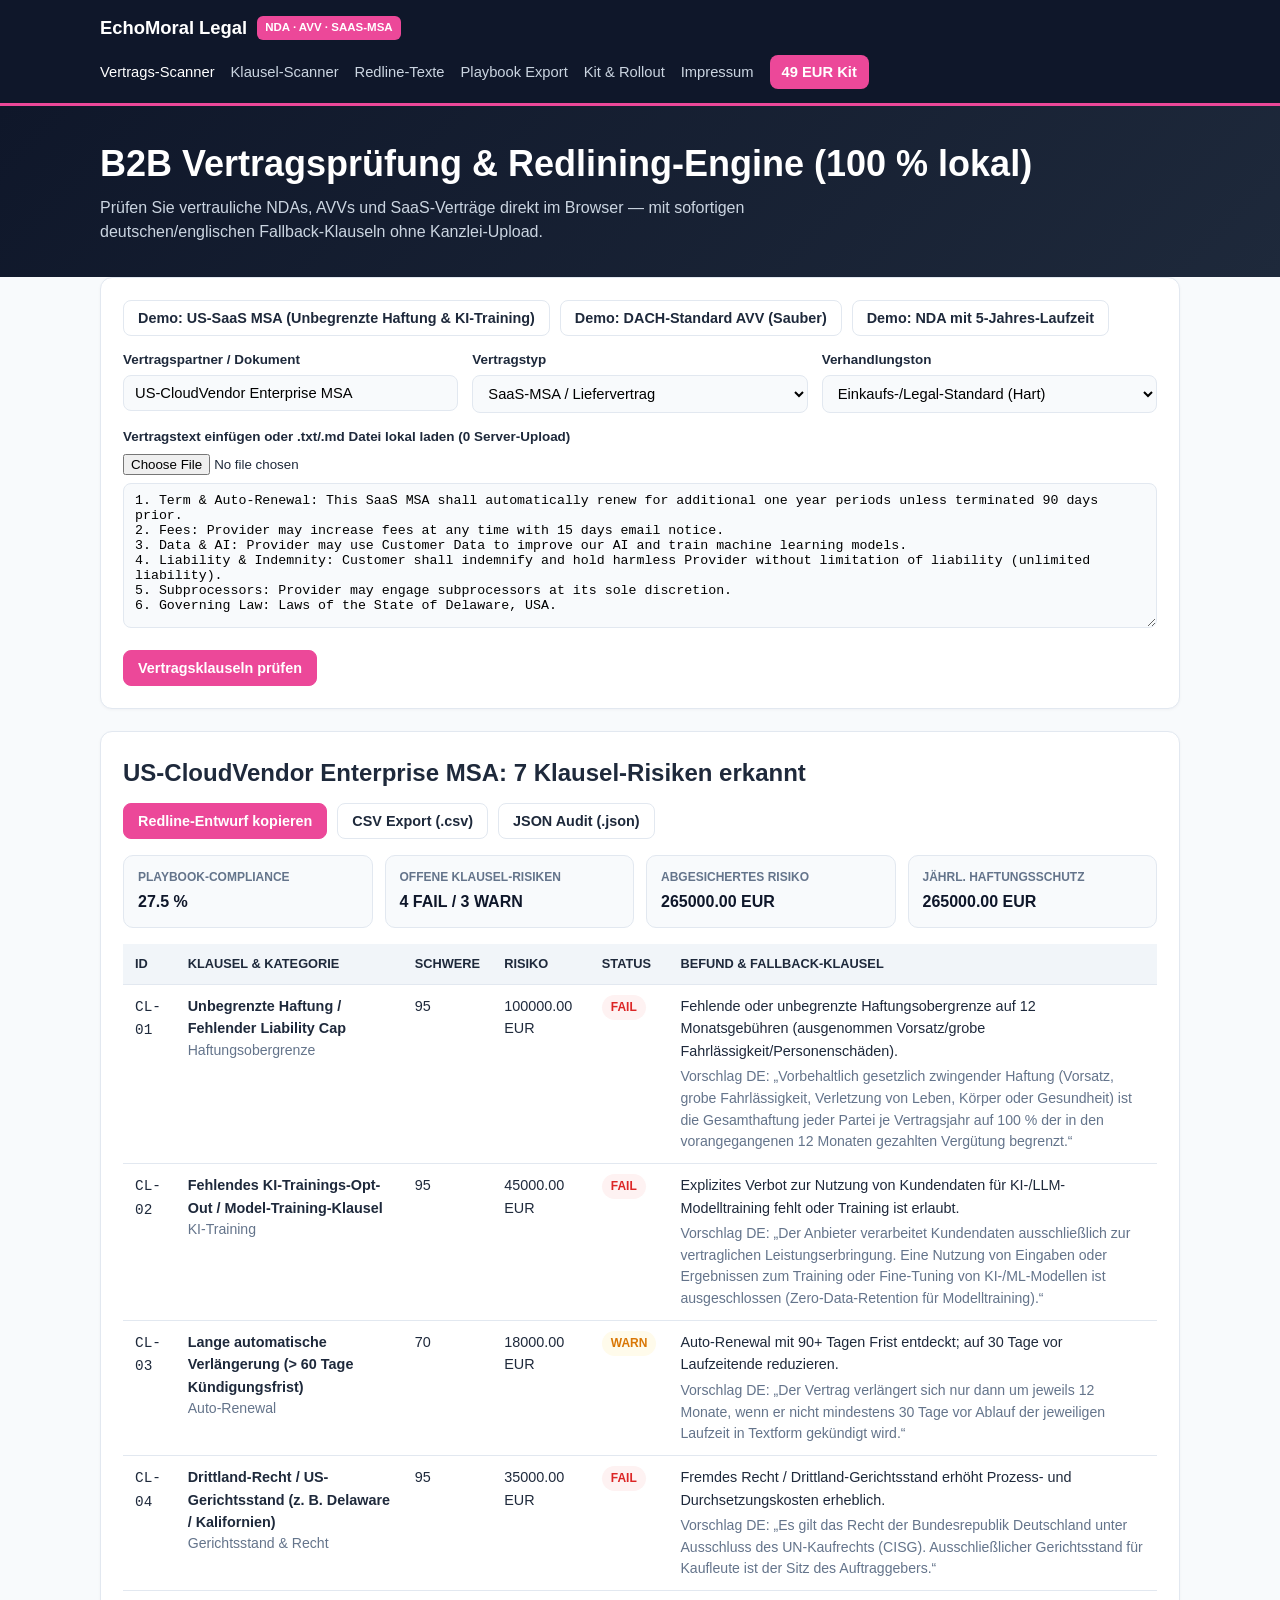
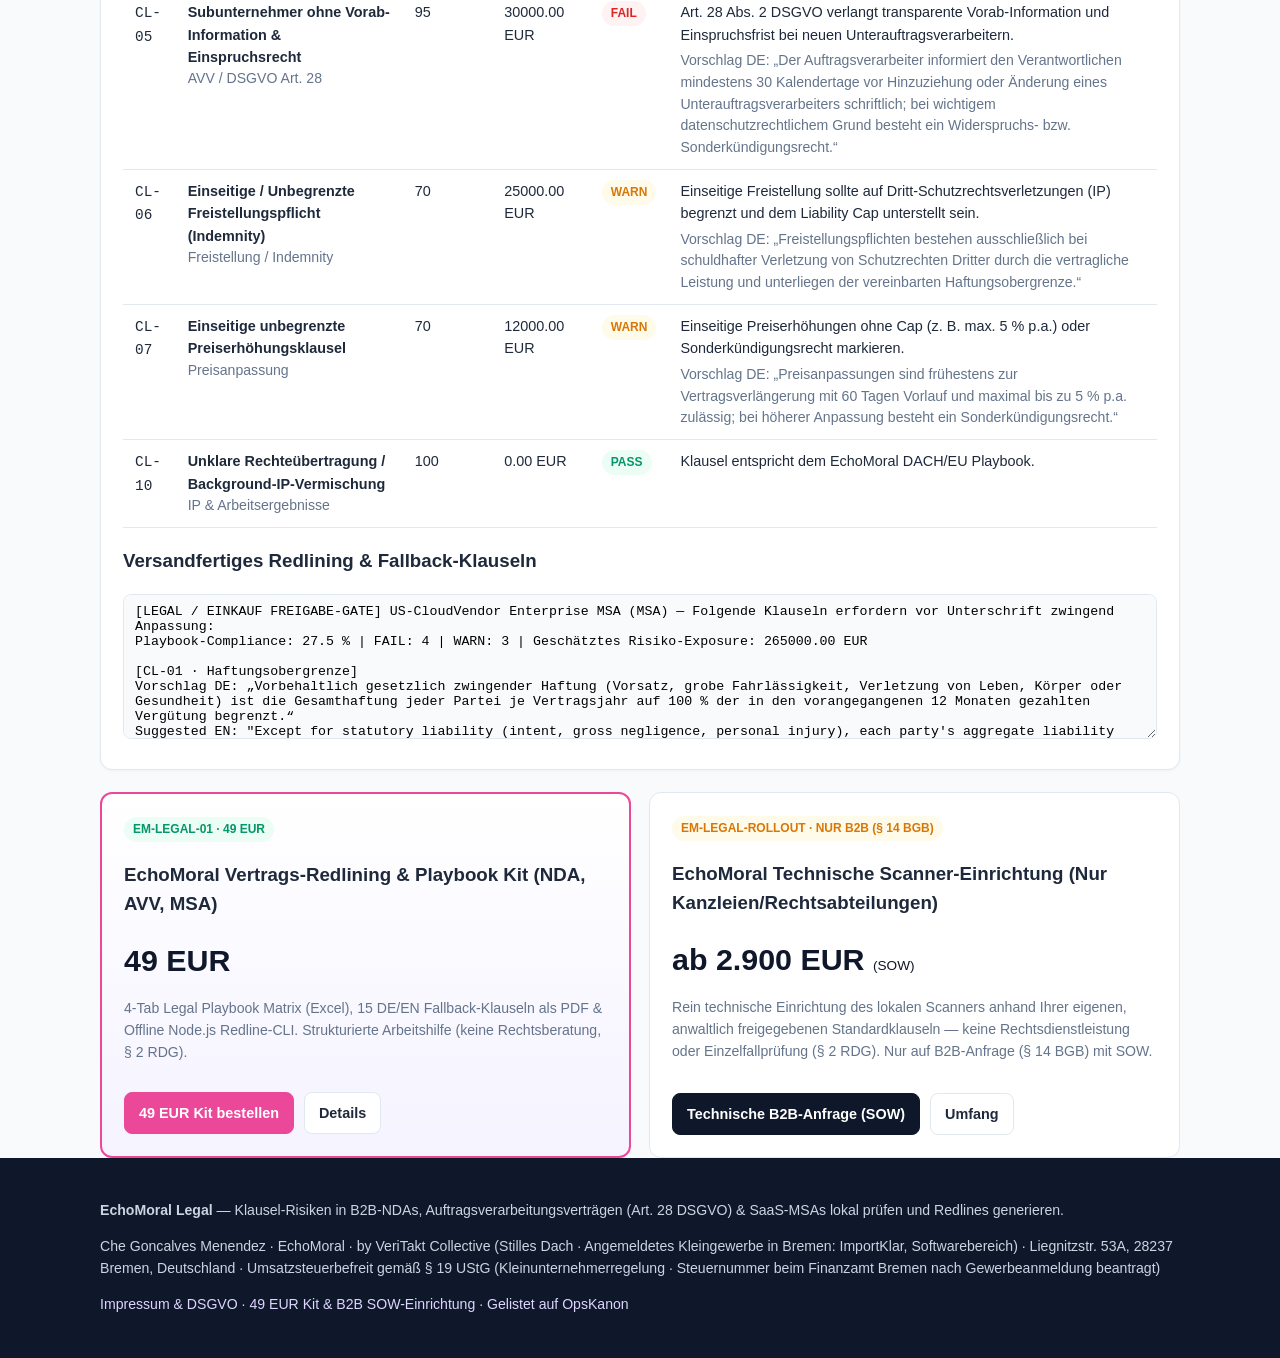
<file: index.html>
<!DOCTYPE html>
<html lang="de">
<head>
  <meta charset="utf-8" />
  <meta name="viewport" content="width=device-width, initial-scale=1" />
  <title>EchoMoral Legal — Playbook-Vertragsprüfung &amp; Redlining (NDA, AVV &amp; MSA)</title>
  <meta name="description" content="Klausel-Risiken in B2B-NDAs, Auftragsverarbeitungsverträgen (Art. 28 DSGVO) &amp; SaaS-MSAs lokal prüfen und Redlines generieren." />
  <link rel="canonical" href="https://cheresonanz-design.github.io/echomoral-contract-redlining/" />
  <link rel="stylesheet" href="assets/styles.css" />
  <script type="application/ld+json">{"@context": "https://schema.org", "@type": "SoftwareApplication", "name": "EchoMoral Legal", "applicationCategory": "BusinessApplication", "offers": {"@type": "Offer", "price": "0", "priceCurrency": "EUR"}, "url": "https://cheresonanz-design.github.io/echomoral-contract-redlining/"}</script>
</head>
<body>
  <header class="topbar">
    <div class="container topbar-inner">
      <a class="brand-mark" href="index.html"><span>EchoMoral Legal</span><span class="brand-badge">NDA · AVV · SAAS-MSA</span></a>
      <nav class="nav-links" aria-label="Hauptnavigation"><a href="index.html" class="active">Vertrags-Scanner</a>
<a href="nda-avv-msa-scanner/" class="">Klausel-Scanner</a>
<a href="redline-generator/" class="">Redline-Texte</a>
<a href="playbook-export/" class="">Playbook Export</a>
<a href="pro/" class="">Kit &amp; Rollout</a>
<a href="legal/" class="">Impressum</a><a href="pro/" class="nav-cta">49 EUR Kit</a></nav>
    </div>
  </header>
  
  <section class="hero"><div class="container"><h1>B2B Vertragsprüfung &amp; Redlining-Engine (100 % lokal)</h1><p>Prüfen Sie vertrauliche NDAs, AVVs und SaaS-Verträge direkt im Browser — mit sofortigen deutschen/englischen Fallback-Klauseln ohne Kanzlei-Upload.</p></div></section>
  <main class="container">
    <div class="card">
      <div class="btn-row" style="margin-top:0;margin-bottom:14px;">
        <button type="button" class="btn" id="sample1Btn">Demo: US-SaaS MSA (Unbegrenzte Haftung &amp; KI-Training)</button>
        <button type="button" class="btn" id="sample2Btn">Demo: DACH-Standard AVV (Sauber)</button>
        <button type="button" class="btn" id="sample3Btn">Demo: NDA mit 5-Jahres-Laufzeit</button>
      </div>
      <div class="form-grid">
        <div><label for="profileInput">Vertragspartner / Dokument</label><input type="text" id="profileInput" /></div>
        <div><label for="modeSelect">Vertragstyp</label><select id="modeSelect"><option value="msa">SaaS-MSA / Liefervertrag</option><option value="avv">AVV / DPA (Art. 28 DSGVO)</option><option value="nda">B2B NDA / Geheimhaltung</option></select></div>
        <div><label for="toneSelect">Verhandlungston</label><select id="toneSelect"><option value="partnerschaftlich">Partnerschaftliche Redlines</option><option value="streng">Einkaufs-/Legal-Standard (Hart)</option></select></div>
      </div>
      <div style="margin-top:14px;">
        <label for="contractTextInput">Vertragstext einfügen oder .txt/.md Datei lokal laden (0 Server-Upload)</label>
        <input type="file" id="contractFileInput" accept=".txt,.md,.csv" style="margin-bottom:8px;" />
        <textarea id="contractTextInput" rows="8" placeholder="Fügen Sie hier NDA-, AVV- oder SaaS-MSA-Klauseln auf Deutsch oder Englisch ein..."></textarea>
      </div>
      <div class="btn-row"><button type="button" class="btn btn-primary" id="runCheckBtn">Vertragsklauseln prüfen</button></div>
    </div>

    <div id="resultCard" class="card hidden">
      <div style="display:flex;flex-wrap:wrap;justify-content:space-between;align-items:center;gap:12px;">
        <h2 id="resultHeadline" style="margin:0;">Ergebnis</h2>
        <div class="btn-row" style="margin:0;">
          <button type="button" class="btn btn-primary" id="copyActionBtn">Redline-Entwurf kopieren</button>
          <button type="button" class="btn" id="dlCsvBtn">CSV Export (.csv)</button>
          <button type="button" class="btn" id="dlJsonBtn">JSON Audit (.json)</button>
        </div>
      </div>
      <div class="kpi-grid">
        <div class="kpi-box"><div class="kpi-label">Playbook-Compliance</div><div class="kpi-val" id="kpi1Val">-</div></div>
        <div class="kpi-box"><div class="kpi-label">Offene Klausel-Risiken</div><div class="kpi-val" id="kpi2Val">-</div></div>
        <div class="kpi-box"><div class="kpi-label">Abgesichertes Risiko</div><div class="kpi-val" id="kpi3Val">-</div></div>
        <div class="kpi-box"><div class="kpi-label">Jährl. Haftungsschutz</div><div class="kpi-val" id="kpi4Val">-</div></div>
      </div>
      <div class="table-wrap"><table><thead><tr><th>ID</th><th>Klausel &amp; Kategorie</th><th>Schwere</th><th>Risiko</th><th>Status</th><th>Befund &amp; Fallback-Klausel</th></tr></thead><tbody id="entriesBody"></tbody></table></div>
      <h3>Versandfertiges Redlining &amp; Fallback-Klauseln</h3>
      <textarea id="actionBox" readonly aria-label="Redline-Entwurf"></textarea>
    </div>

    <div class="pricing-grid">
      <div class="offer-card highlight"><div><span class="badge badge-pass">EM-LEGAL-01 · 49 EUR</span><h3>EchoMoral Vertrags-Redlining &amp; Playbook Kit (NDA, AVV, MSA)</h3><div class="offer-price">49 EUR</div><p class="muted">4-Tab Legal Playbook Matrix (Excel), 15 DE/EN Fallback-Klauseln als PDF &amp; Offline Node.js Redline-CLI. Strukturierte Arbeitshilfe (keine Rechtsberatung, § 2 RDG).</p></div><div class="btn-row"><a href="https://payhip.com/b/IwDRr" class="btn btn-primary" target="_blank" rel="noopener">49 EUR Kit bestellen</a><a href="pro/" class="btn">Details</a></div></div>
      <div class="offer-card"><div><span class="badge badge-warn">EM-LEGAL-ROLLOUT · NUR B2B (§ 14 BGB)</span><h3>EchoMoral Technische Scanner-Einrichtung (Nur Kanzleien/Rechtsabteilungen)</h3><div class="offer-price">ab 2.900 EUR <span style="font-size:0.85rem;font-weight:500;">(SOW)</span></div><p class="muted">Rein technische Einrichtung des lokalen Scanners anhand Ihrer eigenen, anwaltlich freigegebenen Standardklauseln — keine Rechtsdienstleistung oder Einzelfallprüfung (§ 2 RDG). Nur auf B2B-Anfrage (§ 14 BGB) mit SOW.</p></div><div class="btn-row"><a href="mailto:che.resonanz@gmail.com?subject=B2B%20SOW-Anfrage%20EchoMoral%20Technische%20Scanner-Einrichtung%20%28Nur%20Kanzleien/Rechtsabteilungen%29%20%282.900%20EUR%29" class="btn btn-dark">Technische B2B-Anfrage (SOW)</a><a href="pro/" class="btn">Umfang</a></div></div>
    </div>
  </main>
  <footer class="footer">
    <div class="container">
      <p><strong>EchoMoral Legal</strong> — Klausel-Risiken in B2B-NDAs, Auftragsverarbeitungsverträgen (Art. 28 DSGVO) &amp; SaaS-MSAs lokal prüfen und Redlines generieren.</p>
      <p>Che Goncalves Menendez · EchoMoral · by VeriTakt Collective (Stilles Dach · Angemeldetes Kleingewerbe in Bremen: ImportKlar, Softwarebereich) · Liegnitzstr. 53A, 28237 Bremen, Deutschland · Umsatzsteuerbefreit gemäß § 19 UStG (Kleinunternehmerregelung · Steuernummer beim Finanzamt Bremen nach Gewerbeanmeldung beantragt)</p>
      <p><a href="legal/">Impressum &amp; DSGVO</a> · <a href="pro/">49 EUR Kit &amp; B2B SOW-Einrichtung</a> · <a href="https://cheresonanz-design.github.io/opskanon-directory/" target="_blank" rel="noopener">Gelistet auf OpsKanon</a></p>
    </div>
  </footer>
  <script src="assets/contract_redline_engine.js"></script><script src="assets/app.js"></script>
</body>
</html>
</file>
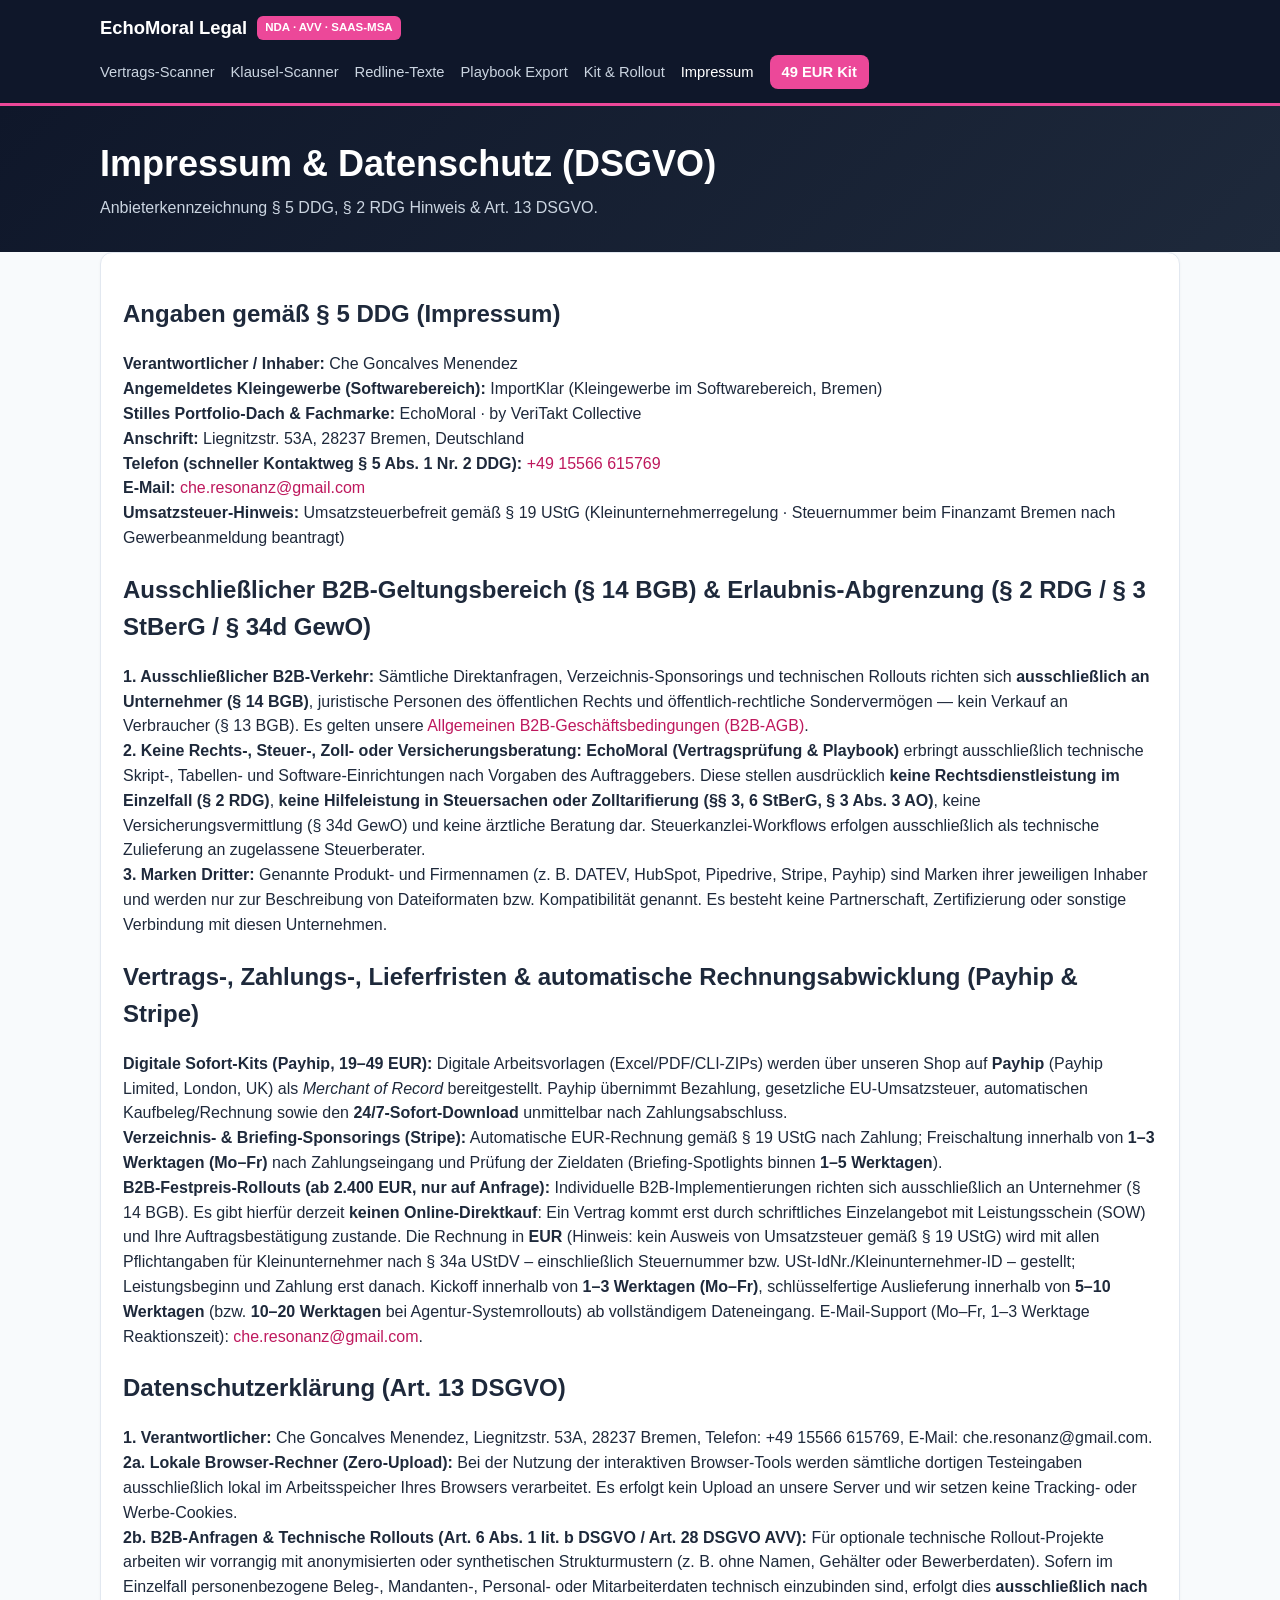
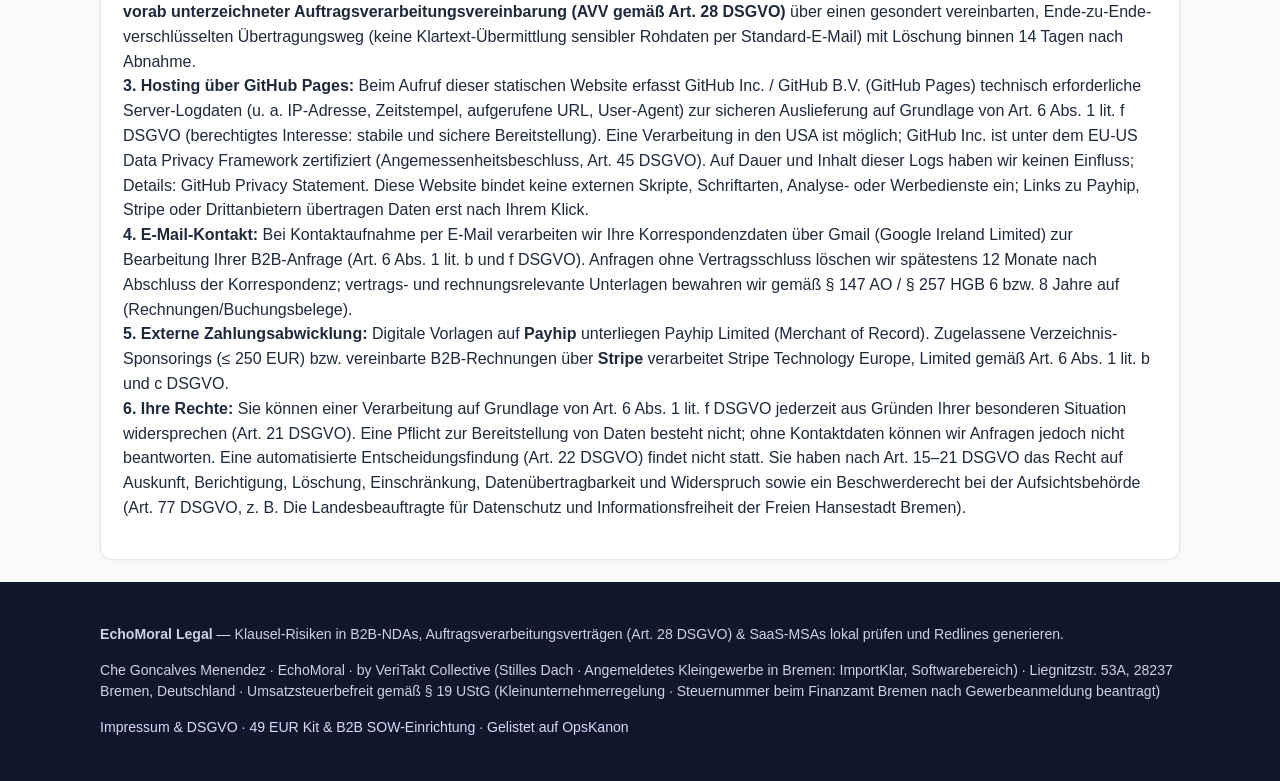
<file: legal/index.html>
<!DOCTYPE html>
<html lang="de">
<head>
  <meta charset="utf-8" />
  <meta name="viewport" content="width=device-width, initial-scale=1" />
  <title>Impressum &amp; Datenschutz — EchoMoral Legal</title>
  <meta name="description" content="Anbieterkennzeichnung § 5 DDG &amp; Art. 13 DSGVO." />
  <link rel="canonical" href="https://cheresonanz-design.github.io/echomoral-contract-redlining/legal/" />
  <link rel="stylesheet" href="../assets/styles.css" />
  
</head>
<body>
  <header class="topbar">
    <div class="container topbar-inner">
      <a class="brand-mark" href="../index.html"><span>EchoMoral Legal</span><span class="brand-badge">NDA · AVV · SAAS-MSA</span></a>
      <nav class="nav-links" aria-label="Hauptnavigation"><a href="../index.html" class="">Vertrags-Scanner</a>
<a href="../nda-avv-msa-scanner/" class="">Klausel-Scanner</a>
<a href="../redline-generator/" class="">Redline-Texte</a>
<a href="../playbook-export/" class="">Playbook Export</a>
<a href="../pro/" class="">Kit &amp; Rollout</a>
<a href="../legal/" class="active">Impressum</a><a href="../pro/" class="nav-cta">49 EUR Kit</a></nav>
    </div>
  </header>
  <section class="hero"><div class="container"><h1>Impressum &amp; Datenschutz (DSGVO)</h1><p>Anbieterkennzeichnung § 5 DDG, § 2 RDG Hinweis &amp; Art. 13 DSGVO.</p></div></section><main class="container">
    <div class="card">
      <h2>Angaben gemäß § 5 DDG (Impressum)</h2>
      <p>
        <strong>Verantwortlicher / Inhaber:</strong> Che Goncalves Menendez<br />
        <strong>Angemeldetes Kleingewerbe (Softwarebereich):</strong> ImportKlar (Kleingewerbe im Softwarebereich, Bremen)<br />
        <strong>Stilles Portfolio-Dach &amp; Fachmarke:</strong> EchoMoral · by VeriTakt Collective<br />
        <strong>Anschrift:</strong> Liegnitzstr. 53A, 28237 Bremen, Deutschland<br />
        <strong>Telefon (schneller Kontaktweg § 5 Abs. 1 Nr. 2 DDG):</strong> <a href="tel:+4915566615769">+49 15566 615769</a><br />
        <strong>E-Mail:</strong> <a href="mailto:che.resonanz@gmail.com">che.resonanz@gmail.com</a><br />
        <strong>Umsatzsteuer-Hinweis:</strong> Umsatzsteuerbefreit gemäß § 19 UStG (Kleinunternehmerregelung · Steuernummer beim Finanzamt Bremen nach Gewerbeanmeldung beantragt)
      </p>

      <h2>Ausschließlicher B2B-Geltungsbereich (§ 14 BGB) &amp; Erlaubnis-Abgrenzung (§ 2 RDG / § 3 StBerG / § 34d GewO)</h2>
      <p>
        <strong>1. Ausschließlicher B2B-Verkehr:</strong> Sämtliche Direktanfragen, Verzeichnis-Sponsorings und technischen Rollouts richten sich
        <strong>ausschließlich an Unternehmer (§ 14 BGB)</strong>, juristische Personen des öffentlichen Rechts und öffentlich-rechtliche Sondervermögen — kein Verkauf an Verbraucher (§ 13 BGB).
        Es gelten unsere <a href="https://cheresonanz-design.github.io/opskanon-directory/agb/" target="_blank" rel="noopener">Allgemeinen B2B-Geschäftsbedingungen (B2B-AGB)</a>.<br />
        <strong>2. Keine Rechts-, Steuer-, Zoll- oder Versicherungsberatung:</strong> <strong>EchoMoral (Vertragsprüfung &amp; Playbook)</strong> erbringt ausschließlich
        technische Skript-, Tabellen- und Software-Einrichtungen nach Vorgaben des Auftraggebers. Diese stellen ausdrücklich <strong>keine Rechtsdienstleistung im Einzelfall (§ 2 RDG)</strong>,
        <strong>keine Hilfeleistung in Steuersachen oder Zolltarifierung (§§ 3, 6 StBerG, § 3 Abs. 3 AO)</strong>, keine Versicherungsvermittlung (§ 34d GewO) und keine ärztliche Beratung dar.
        Steuerkanzlei-Workflows erfolgen ausschließlich als technische Zulieferung an zugelassene Steuerberater.<br />
        <strong>3. Marken Dritter:</strong> Genannte Produkt- und Firmennamen (z. B. DATEV, HubSpot, Pipedrive, Stripe, Payhip) sind Marken ihrer jeweiligen Inhaber
        und werden nur zur Beschreibung von Dateiformaten bzw. Kompatibilität genannt. Es besteht keine Partnerschaft, Zertifizierung oder sonstige Verbindung mit diesen Unternehmen.
      </p>
      
      <h2>Vertrags-, Zahlungs-, Lieferfristen &amp; automatische Rechnungsabwicklung (Payhip &amp; Stripe)</h2>
      <p>
        <strong>Digitale Sofort-Kits (Payhip, 19–49 EUR):</strong> Digitale Arbeitsvorlagen (Excel/PDF/CLI-ZIPs) werden über unseren Shop auf
        <strong>Payhip</strong> (Payhip Limited, London, UK) als <em>Merchant of Record</em> bereitgestellt. Payhip übernimmt Bezahlung,
        gesetzliche EU-Umsatzsteuer, automatischen Kaufbeleg/Rechnung sowie den <strong>24/7-Sofort-Download</strong> unmittelbar nach Zahlungsabschluss.<br />
        <strong>Verzeichnis- &amp; Briefing-Sponsorings (Stripe):</strong> Automatische EUR-Rechnung gemäß § 19 UStG nach Zahlung; Freischaltung
        innerhalb von <strong>1–3 Werktagen (Mo–Fr)</strong> nach Zahlungseingang und Prüfung der Zieldaten (Briefing-Spotlights binnen <strong>1–5 Werktagen</strong>).<br />
        <strong>B2B-Festpreis-Rollouts (ab 2.400 EUR, nur auf Anfrage):</strong> Individuelle B2B-Implementierungen richten sich ausschließlich an Unternehmer (§ 14 BGB).
        Es gibt hierfür derzeit <strong>keinen Online-Direktkauf</strong>: Ein Vertrag kommt erst durch schriftliches Einzelangebot mit Leistungsschein (SOW) und
        Ihre Auftragsbestätigung zustande. Die Rechnung in <strong>EUR</strong> (Hinweis: kein Ausweis von Umsatzsteuer gemäß § 19 UStG) wird mit allen Pflichtangaben
        für Kleinunternehmer nach § 34a UStDV – einschließlich Steuernummer bzw. USt-IdNr./Kleinunternehmer-ID – gestellt; Leistungsbeginn und Zahlung erst danach. Kickoff innerhalb von <strong>1–3 Werktagen (Mo–Fr)</strong>,
        schlüsselfertige Auslieferung innerhalb von <strong>5–10 Werktagen</strong> (bzw. <strong>10–20 Werktagen</strong> bei Agentur-Systemrollouts) ab vollständigem Dateneingang.
        E-Mail-Support (Mo–Fr, 1–3 Werktage Reaktionszeit): <a href="mailto:che.resonanz@gmail.com">che.resonanz@gmail.com</a>.
      </p>

      <h2>Datenschutzerklärung (Art. 13 DSGVO)</h2>
      <p>
        <strong>1. Verantwortlicher:</strong> Che Goncalves Menendez, Liegnitzstr. 53A, 28237 Bremen, Telefon: +49 15566 615769, E-Mail: che.resonanz@gmail.com.<br />
        <strong>2a. Lokale Browser-Rechner (Zero-Upload):</strong> Bei der Nutzung der interaktiven Browser-Tools werden sämtliche dortigen Testeingaben
        ausschließlich lokal im Arbeitsspeicher Ihres Browsers verarbeitet. Es erfolgt kein Upload an unsere Server und wir setzen keine Tracking- oder Werbe-Cookies.<br />
        <strong>2b. B2B-Anfragen &amp; Technische Rollouts (Art. 6 Abs. 1 lit. b DSGVO / Art. 28 DSGVO AVV):</strong> Für optionale technische Rollout-Projekte arbeiten wir
        vorrangig mit anonymisierten oder synthetischen Strukturmustern (z. B. ohne Namen, Gehälter oder Bewerberdaten). Sofern im Einzelfall personenbezogene Beleg-, Mandanten-,
        Personal- oder Mitarbeiterdaten technisch einzubinden sind, erfolgt dies <strong>ausschließlich nach vorab unterzeichneter Auftragsverarbeitungsvereinbarung (AVV gemäß Art. 28 DSGVO)</strong>
        über einen gesondert vereinbarten, Ende-zu-Ende-verschlüsselten Übertragungsweg (keine Klartext-Übermittlung sensibler Rohdaten per Standard-E-Mail) mit Löschung binnen 14 Tagen nach Abnahme.<br />
        <strong>3. Hosting über GitHub Pages:</strong> Beim Aufruf dieser statischen Website erfasst GitHub Inc. / GitHub B.V. (GitHub Pages) technisch erforderliche
        Server-Logdaten (u. a. IP-Adresse, Zeitstempel, aufgerufene URL, User-Agent) zur sicheren Auslieferung auf Grundlage von Art. 6 Abs. 1 lit. f DSGVO
        (berechtigtes Interesse: stabile und sichere Bereitstellung). Eine Verarbeitung in den USA ist möglich; GitHub Inc. ist unter dem EU-US Data Privacy Framework
        zertifiziert (Angemessenheitsbeschluss, Art. 45 DSGVO). Auf Dauer und Inhalt dieser Logs haben wir keinen Einfluss; Details: GitHub Privacy Statement.
        Diese Website bindet keine externen Skripte, Schriftarten, Analyse- oder Werbedienste ein; Links zu Payhip, Stripe oder Drittanbietern übertragen Daten erst nach Ihrem Klick.<br />
        <strong>4. E-Mail-Kontakt:</strong> Bei Kontaktaufnahme per E-Mail verarbeiten wir Ihre Korrespondenzdaten über Gmail (Google Ireland Limited) zur Bearbeitung Ihrer B2B-Anfrage (Art. 6 Abs. 1 lit. b und f DSGVO). Anfragen ohne Vertragsschluss löschen wir spätestens 12 Monate nach Abschluss der Korrespondenz;
        vertrags- und rechnungsrelevante Unterlagen bewahren wir gemäß § 147 AO / § 257 HGB 6 bzw. 8 Jahre auf (Rechnungen/Buchungsbelege).<br />
        <strong>5. Externe Zahlungsabwicklung:</strong> Digitale Vorlagen auf <strong>Payhip</strong> unterliegen Payhip Limited (Merchant of Record). Zugelassene Verzeichnis-Sponsorings (&le; 250 EUR) bzw. vereinbarte B2B-Rechnungen über <strong>Stripe</strong> verarbeitet Stripe Technology Europe, Limited gemäß Art. 6 Abs. 1 lit. b und c DSGVO.<br />
        <strong>6. Ihre Rechte:</strong> Sie können einer Verarbeitung auf Grundlage von Art. 6 Abs. 1 lit. f DSGVO jederzeit aus Gründen Ihrer besonderen Situation widersprechen (Art. 21 DSGVO).
        Eine Pflicht zur Bereitstellung von Daten besteht nicht; ohne Kontaktdaten können wir Anfragen jedoch nicht beantworten. Eine automatisierte Entscheidungsfindung (Art. 22 DSGVO) findet nicht statt.
        Sie haben nach Art. 15–21 DSGVO das Recht auf Auskunft, Berichtigung, Löschung, Einschränkung, Datenübertragbarkeit und Widerspruch sowie ein Beschwerderecht bei der Aufsichtsbehörde (Art. 77 DSGVO, z. B. Die Landesbeauftragte für Datenschutz und Informationsfreiheit der Freien Hansestadt Bremen).
      </p>
    </div>
    </main>
  <footer class="footer">
    <div class="container">
      <p><strong>EchoMoral Legal</strong> — Klausel-Risiken in B2B-NDAs, Auftragsverarbeitungsverträgen (Art. 28 DSGVO) &amp; SaaS-MSAs lokal prüfen und Redlines generieren.</p>
      <p>Che Goncalves Menendez · EchoMoral · by VeriTakt Collective (Stilles Dach · Angemeldetes Kleingewerbe in Bremen: ImportKlar, Softwarebereich) · Liegnitzstr. 53A, 28237 Bremen, Deutschland · Umsatzsteuerbefreit gemäß § 19 UStG (Kleinunternehmerregelung · Steuernummer beim Finanzamt Bremen nach Gewerbeanmeldung beantragt)</p>
      <p><a href="../legal/">Impressum &amp; DSGVO</a> · <a href="../pro/">49 EUR Kit &amp; B2B SOW-Einrichtung</a> · <a href="https://cheresonanz-design.github.io/opskanon-directory/" target="_blank" rel="noopener">Gelistet auf OpsKanon</a></p>
    </div>
  </footer>
  
</body>
</html>
</file>
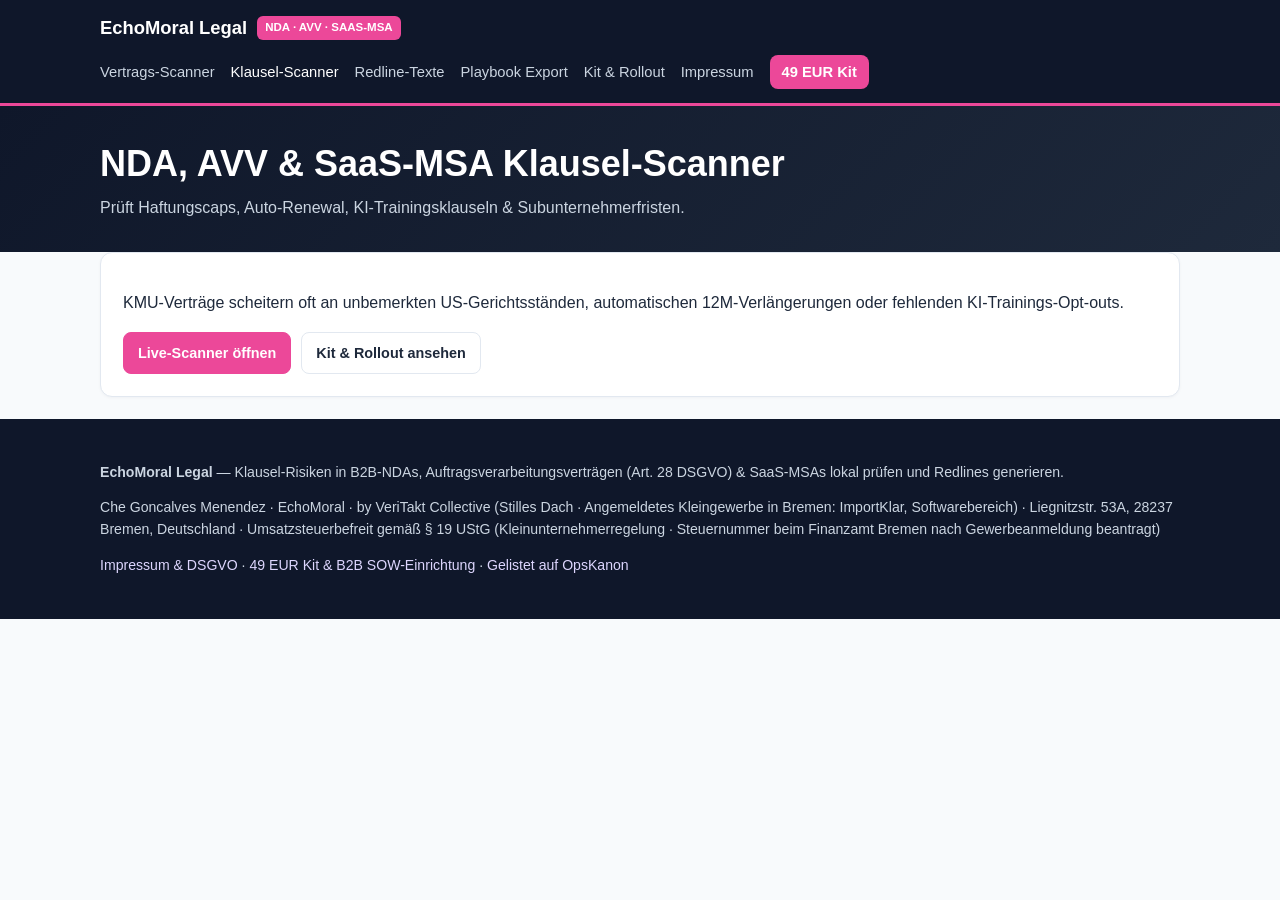
<file: nda-avv-msa-scanner/index.html>
<!DOCTYPE html>
<html lang="de">
<head>
  <meta charset="utf-8" />
  <meta name="viewport" content="width=device-width, initial-scale=1" />
  <title>NDA, AVV &amp; SaaS-MSA Klausel-Scanner — EchoMoral Legal</title>
  <meta name="description" content="Prüft Haftungscaps, Auto-Renewal, KI-Trainingsklauseln &amp; Subunternehmerfristen." />
  <link rel="canonical" href="https://cheresonanz-design.github.io/echomoral-contract-redlining/nda-avv-msa-scanner/" />
  <link rel="stylesheet" href="../assets/styles.css" />
  
</head>
<body>
  <header class="topbar">
    <div class="container topbar-inner">
      <a class="brand-mark" href="../index.html"><span>EchoMoral Legal</span><span class="brand-badge">NDA · AVV · SAAS-MSA</span></a>
      <nav class="nav-links" aria-label="Hauptnavigation"><a href="../index.html" class="">Vertrags-Scanner</a>
<a href="../nda-avv-msa-scanner/" class="active">Klausel-Scanner</a>
<a href="../redline-generator/" class="">Redline-Texte</a>
<a href="../playbook-export/" class="">Playbook Export</a>
<a href="../pro/" class="">Kit &amp; Rollout</a>
<a href="../legal/" class="">Impressum</a><a href="../pro/" class="nav-cta">49 EUR Kit</a></nav>
    </div>
  </header>
  <section class="hero"><div class="container"><h1>NDA, AVV &amp; SaaS-MSA Klausel-Scanner</h1><p>Prüft Haftungscaps, Auto-Renewal, KI-Trainingsklauseln &amp; Subunternehmerfristen.</p></div></section><main class="container"><div class="card"><p>KMU-Verträge scheitern oft an unbemerkten US-Gerichtsständen, automatischen 12M-Verlängerungen oder fehlenden KI-Trainings-Opt-outs.</p><div class="btn-row"><a href="../index.html" class="btn btn-primary">Live-Scanner öffnen</a><a href="../pro/" class="btn">Kit &amp; Rollout ansehen</a></div></div></main>
  <footer class="footer">
    <div class="container">
      <p><strong>EchoMoral Legal</strong> — Klausel-Risiken in B2B-NDAs, Auftragsverarbeitungsverträgen (Art. 28 DSGVO) &amp; SaaS-MSAs lokal prüfen und Redlines generieren.</p>
      <p>Che Goncalves Menendez · EchoMoral · by VeriTakt Collective (Stilles Dach · Angemeldetes Kleingewerbe in Bremen: ImportKlar, Softwarebereich) · Liegnitzstr. 53A, 28237 Bremen, Deutschland · Umsatzsteuerbefreit gemäß § 19 UStG (Kleinunternehmerregelung · Steuernummer beim Finanzamt Bremen nach Gewerbeanmeldung beantragt)</p>
      <p><a href="../legal/">Impressum &amp; DSGVO</a> · <a href="../pro/">49 EUR Kit &amp; B2B SOW-Einrichtung</a> · <a href="https://cheresonanz-design.github.io/opskanon-directory/" target="_blank" rel="noopener">Gelistet auf OpsKanon</a></p>
    </div>
  </footer>
  
</body>
</html>
</file>
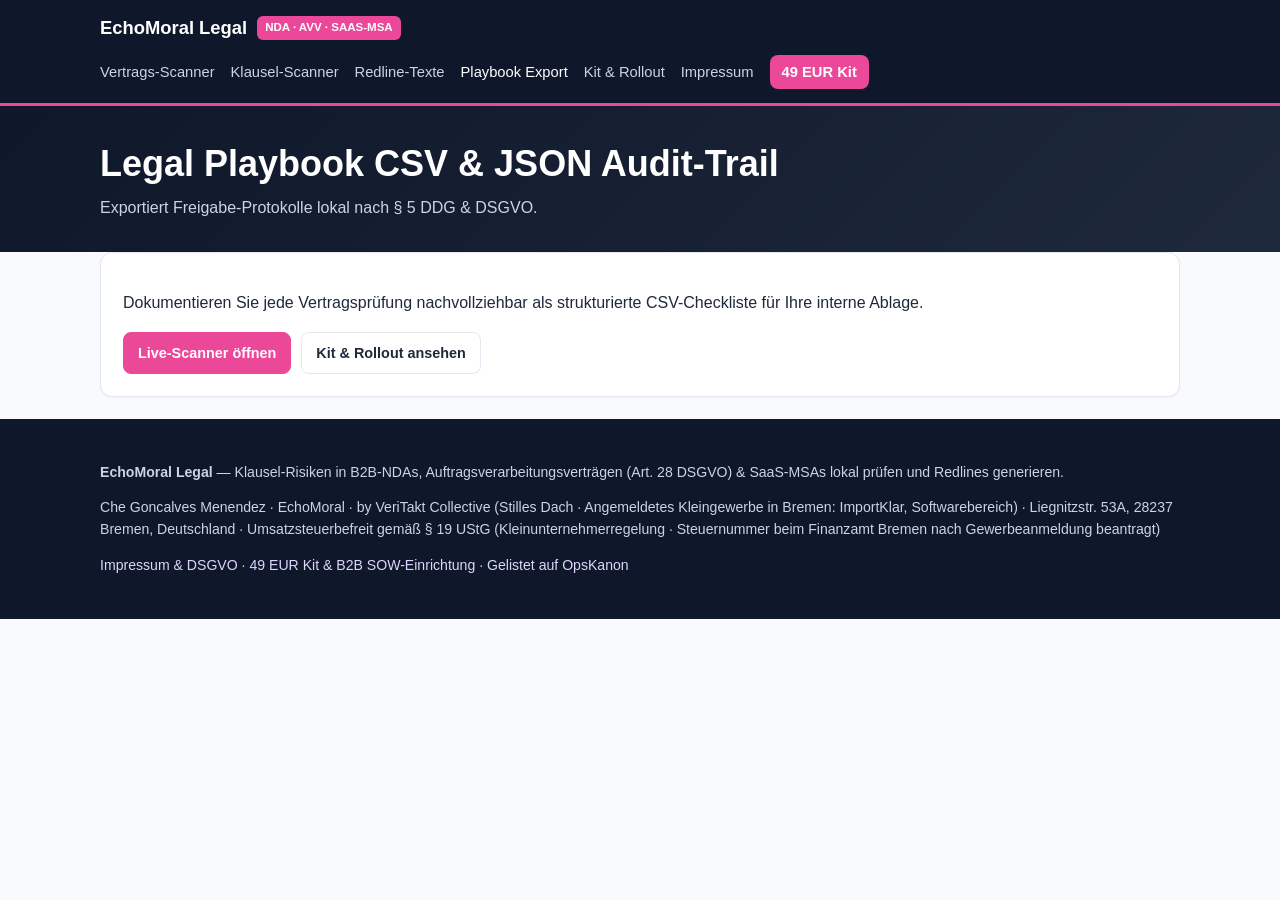
<file: playbook-export/index.html>
<!DOCTYPE html>
<html lang="de">
<head>
  <meta charset="utf-8" />
  <meta name="viewport" content="width=device-width, initial-scale=1" />
  <title>Legal Playbook CSV &amp; JSON Audit-Trail — EchoMoral Legal</title>
  <meta name="description" content="Exportiert Freigabe-Protokolle lokal nach § 5 DDG &amp; DSGVO." />
  <link rel="canonical" href="https://cheresonanz-design.github.io/echomoral-contract-redlining/playbook-export/" />
  <link rel="stylesheet" href="../assets/styles.css" />
  
</head>
<body>
  <header class="topbar">
    <div class="container topbar-inner">
      <a class="brand-mark" href="../index.html"><span>EchoMoral Legal</span><span class="brand-badge">NDA · AVV · SAAS-MSA</span></a>
      <nav class="nav-links" aria-label="Hauptnavigation"><a href="../index.html" class="">Vertrags-Scanner</a>
<a href="../nda-avv-msa-scanner/" class="">Klausel-Scanner</a>
<a href="../redline-generator/" class="">Redline-Texte</a>
<a href="../playbook-export/" class="active">Playbook Export</a>
<a href="../pro/" class="">Kit &amp; Rollout</a>
<a href="../legal/" class="">Impressum</a><a href="../pro/" class="nav-cta">49 EUR Kit</a></nav>
    </div>
  </header>
  <section class="hero"><div class="container"><h1>Legal Playbook CSV &amp; JSON Audit-Trail</h1><p>Exportiert Freigabe-Protokolle lokal nach § 5 DDG &amp; DSGVO.</p></div></section><main class="container"><div class="card"><p>Dokumentieren Sie jede Vertragsprüfung nachvollziehbar als strukturierte CSV-Checkliste für Ihre interne Ablage.</p><div class="btn-row"><a href="../index.html" class="btn btn-primary">Live-Scanner öffnen</a><a href="../pro/" class="btn">Kit &amp; Rollout ansehen</a></div></div></main>
  <footer class="footer">
    <div class="container">
      <p><strong>EchoMoral Legal</strong> — Klausel-Risiken in B2B-NDAs, Auftragsverarbeitungsverträgen (Art. 28 DSGVO) &amp; SaaS-MSAs lokal prüfen und Redlines generieren.</p>
      <p>Che Goncalves Menendez · EchoMoral · by VeriTakt Collective (Stilles Dach · Angemeldetes Kleingewerbe in Bremen: ImportKlar, Softwarebereich) · Liegnitzstr. 53A, 28237 Bremen, Deutschland · Umsatzsteuerbefreit gemäß § 19 UStG (Kleinunternehmerregelung · Steuernummer beim Finanzamt Bremen nach Gewerbeanmeldung beantragt)</p>
      <p><a href="../legal/">Impressum &amp; DSGVO</a> · <a href="../pro/">49 EUR Kit &amp; B2B SOW-Einrichtung</a> · <a href="https://cheresonanz-design.github.io/opskanon-directory/" target="_blank" rel="noopener">Gelistet auf OpsKanon</a></p>
    </div>
  </footer>
  
</body>
</html>
</file>
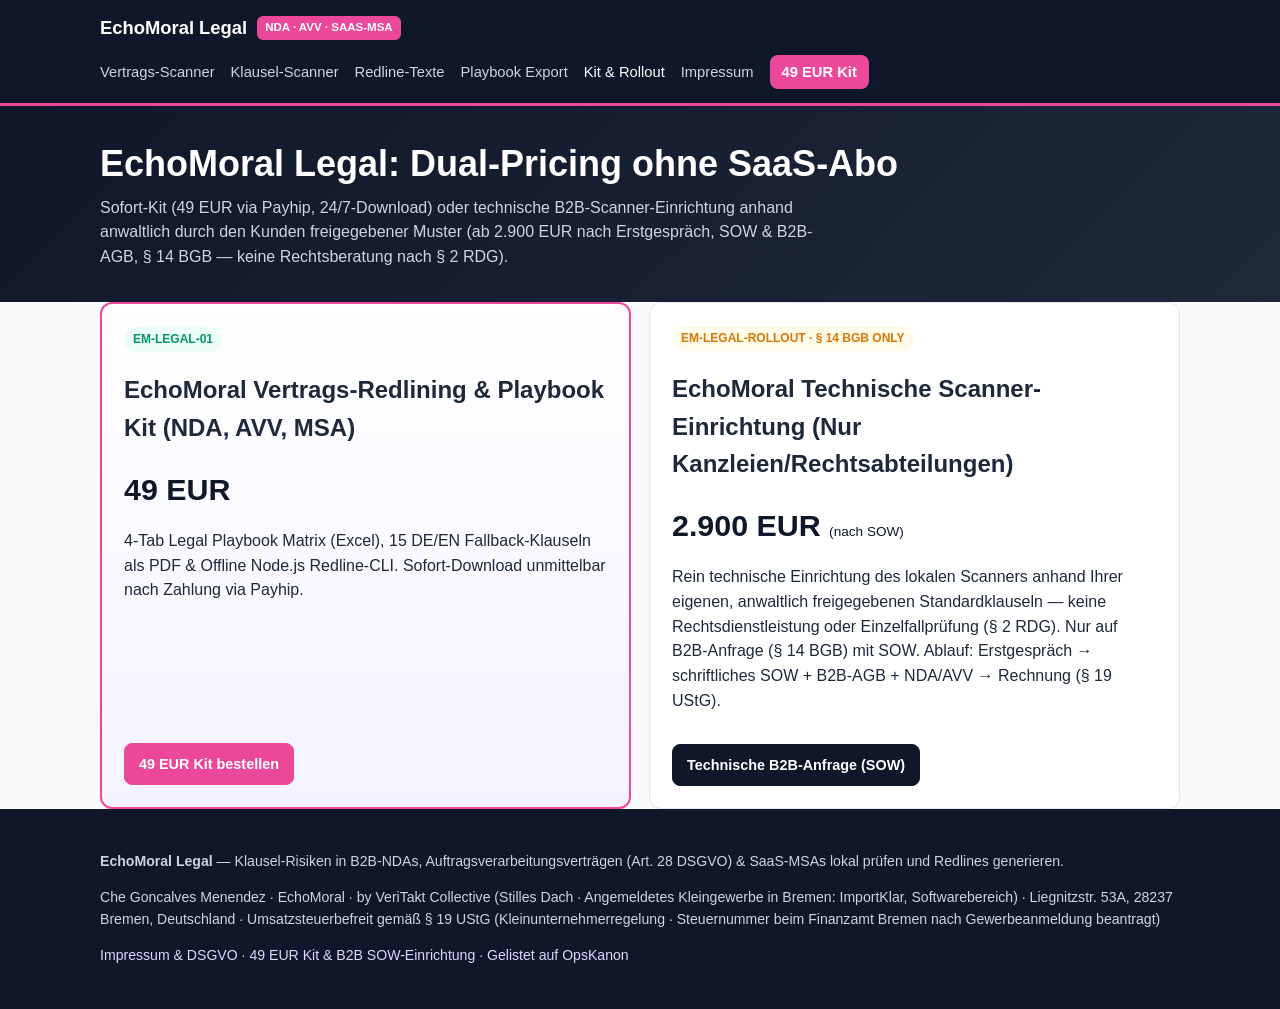
<file: pro/index.html>
<!DOCTYPE html>
<html lang="de">
<head>
  <meta charset="utf-8" />
  <meta name="viewport" content="width=device-width, initial-scale=1" />
  <title>EchoMoral Vertrags-Redlining &amp; Playbook Kit (NDA, AVV, MSA) (49 EUR) &amp; Technische B2B-Einrichtung (2.900 EUR)</title>
  <meta name="description" content="Dual-Pricing für EchoMoral Legal — nur für Unternehmer (§ 14 BGB), keine Rechtsberatung (§ 2 RDG)." />
  <link rel="canonical" href="https://cheresonanz-design.github.io/echomoral-contract-redlining/pro/" />
  <link rel="stylesheet" href="../assets/styles.css" />
  
</head>
<body>
  <header class="topbar">
    <div class="container topbar-inner">
      <a class="brand-mark" href="../index.html"><span>EchoMoral Legal</span><span class="brand-badge">NDA · AVV · SAAS-MSA</span></a>
      <nav class="nav-links" aria-label="Hauptnavigation"><a href="../index.html" class="">Vertrags-Scanner</a>
<a href="../nda-avv-msa-scanner/" class="">Klausel-Scanner</a>
<a href="../redline-generator/" class="">Redline-Texte</a>
<a href="../playbook-export/" class="">Playbook Export</a>
<a href="../pro/" class="active">Kit &amp; Rollout</a>
<a href="../legal/" class="">Impressum</a><a href="../pro/" class="nav-cta">49 EUR Kit</a></nav>
    </div>
  </header>
  <section class="hero"><div class="container"><h1>EchoMoral Legal: Dual-Pricing ohne SaaS-Abo</h1><p>Sofort-Kit (49 EUR via Payhip, 24/7-Download) oder technische B2B-Scanner-Einrichtung anhand anwaltlich durch den Kunden freigegebener Muster (ab 2.900 EUR nach Erstgespräch, SOW &amp; B2B-AGB, § 14 BGB — keine Rechtsberatung nach § 2 RDG).</p></div></section><main class="container"><div class="pricing-grid"><div class="offer-card highlight"><div><span class="badge badge-pass">EM-LEGAL-01</span><h2>EchoMoral Vertrags-Redlining &amp; Playbook Kit (NDA, AVV, MSA)</h2><div class="offer-price">49 EUR</div><p>4-Tab Legal Playbook Matrix (Excel), 15 DE/EN Fallback-Klauseln als PDF &amp; Offline Node.js Redline-CLI. Sofort-Download unmittelbar nach Zahlung via Payhip.</p></div><div class="btn-row"><a href="https://payhip.com/b/IwDRr" class="btn btn-primary" target="_blank" rel="noopener">49 EUR Kit bestellen</a></div></div><div class="offer-card"><div><span class="badge badge-warn">EM-LEGAL-ROLLOUT · § 14 BGB ONLY</span><h2>EchoMoral Technische Scanner-Einrichtung (Nur Kanzleien/Rechtsabteilungen)</h2><div class="offer-price">2.900 EUR <span style="font-size:0.85rem;font-weight:500;">(nach SOW)</span></div><p>Rein technische Einrichtung des lokalen Scanners anhand Ihrer eigenen, anwaltlich freigegebenen Standardklauseln — keine Rechtsdienstleistung oder Einzelfallprüfung (§ 2 RDG). Nur auf B2B-Anfrage (§ 14 BGB) mit SOW. Ablauf: Erstgespräch &rarr; schriftliches SOW + B2B-AGB + NDA/AVV &rarr; Rechnung (§ 19 UStG).</p></div><div class="btn-row"><a href="mailto:che.resonanz@gmail.com?subject=B2B%20SOW-Anfrage%20EchoMoral%20Technische%20Scanner-Einrichtung%20%28Nur%20Kanzleien/Rechtsabteilungen%29%20%282.900%20EUR%29" class="btn btn-dark">Technische B2B-Anfrage (SOW)</a></div></div></div></main>
  <footer class="footer">
    <div class="container">
      <p><strong>EchoMoral Legal</strong> — Klausel-Risiken in B2B-NDAs, Auftragsverarbeitungsverträgen (Art. 28 DSGVO) &amp; SaaS-MSAs lokal prüfen und Redlines generieren.</p>
      <p>Che Goncalves Menendez · EchoMoral · by VeriTakt Collective (Stilles Dach · Angemeldetes Kleingewerbe in Bremen: ImportKlar, Softwarebereich) · Liegnitzstr. 53A, 28237 Bremen, Deutschland · Umsatzsteuerbefreit gemäß § 19 UStG (Kleinunternehmerregelung · Steuernummer beim Finanzamt Bremen nach Gewerbeanmeldung beantragt)</p>
      <p><a href="../legal/">Impressum &amp; DSGVO</a> · <a href="../pro/">49 EUR Kit &amp; B2B SOW-Einrichtung</a> · <a href="https://cheresonanz-design.github.io/opskanon-directory/" target="_blank" rel="noopener">Gelistet auf OpsKanon</a></p>
    </div>
  </footer>
  
</body>
</html>
</file>
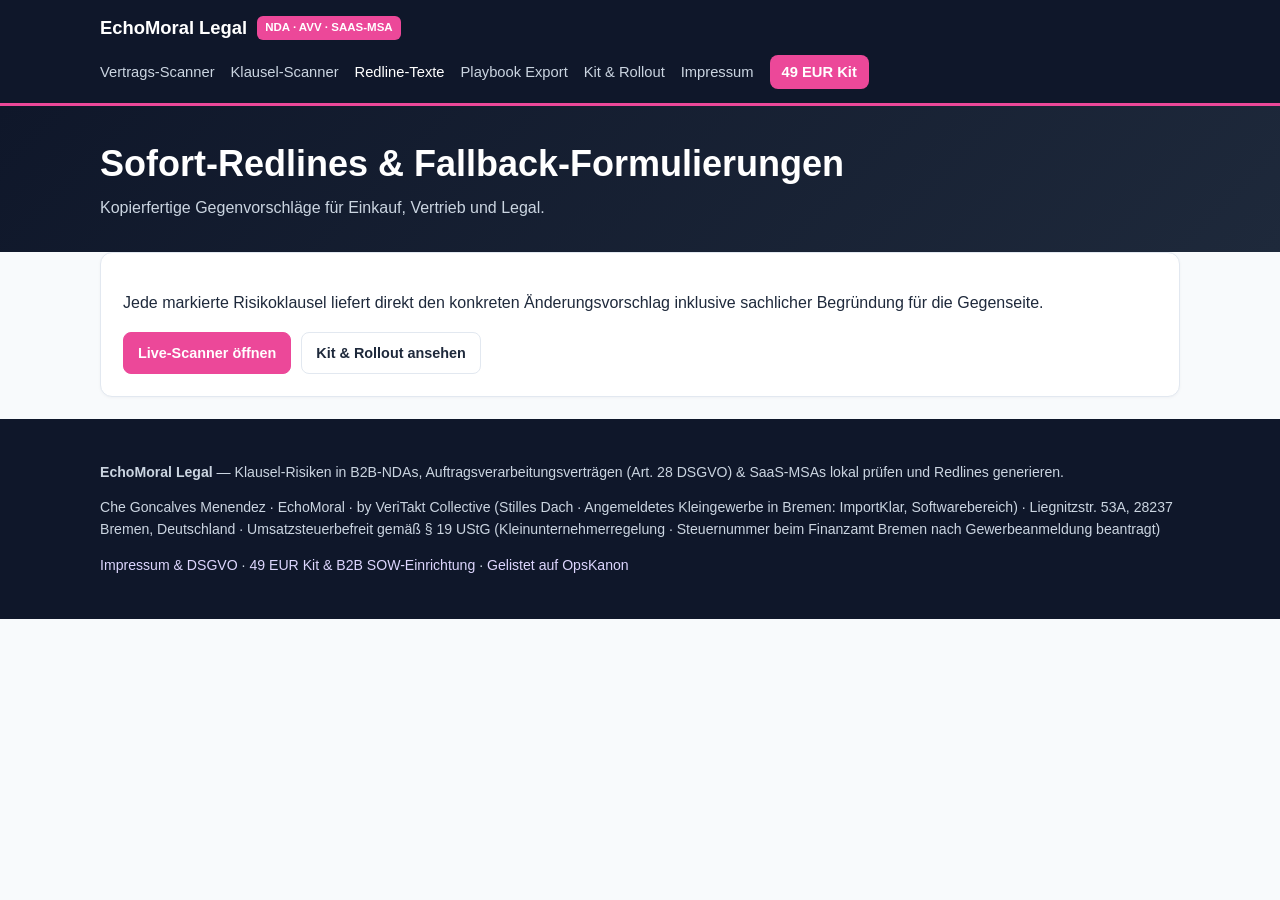
<file: redline-generator/index.html>
<!DOCTYPE html>
<html lang="de">
<head>
  <meta charset="utf-8" />
  <meta name="viewport" content="width=device-width, initial-scale=1" />
  <title>Sofort-Redlines &amp; Fallback-Formulierungen — EchoMoral Legal</title>
  <meta name="description" content="Kopierfertige Gegenvorschläge für Einkauf, Vertrieb und Legal." />
  <link rel="canonical" href="https://cheresonanz-design.github.io/echomoral-contract-redlining/redline-generator/" />
  <link rel="stylesheet" href="../assets/styles.css" />
  
</head>
<body>
  <header class="topbar">
    <div class="container topbar-inner">
      <a class="brand-mark" href="../index.html"><span>EchoMoral Legal</span><span class="brand-badge">NDA · AVV · SAAS-MSA</span></a>
      <nav class="nav-links" aria-label="Hauptnavigation"><a href="../index.html" class="">Vertrags-Scanner</a>
<a href="../nda-avv-msa-scanner/" class="">Klausel-Scanner</a>
<a href="../redline-generator/" class="active">Redline-Texte</a>
<a href="../playbook-export/" class="">Playbook Export</a>
<a href="../pro/" class="">Kit &amp; Rollout</a>
<a href="../legal/" class="">Impressum</a><a href="../pro/" class="nav-cta">49 EUR Kit</a></nav>
    </div>
  </header>
  <section class="hero"><div class="container"><h1>Sofort-Redlines &amp; Fallback-Formulierungen</h1><p>Kopierfertige Gegenvorschläge für Einkauf, Vertrieb und Legal.</p></div></section><main class="container"><div class="card"><p>Jede markierte Risikoklausel liefert direkt den konkreten Änderungsvorschlag inklusive sachlicher Begründung für die Gegenseite.</p><div class="btn-row"><a href="../index.html" class="btn btn-primary">Live-Scanner öffnen</a><a href="../pro/" class="btn">Kit &amp; Rollout ansehen</a></div></div></main>
  <footer class="footer">
    <div class="container">
      <p><strong>EchoMoral Legal</strong> — Klausel-Risiken in B2B-NDAs, Auftragsverarbeitungsverträgen (Art. 28 DSGVO) &amp; SaaS-MSAs lokal prüfen und Redlines generieren.</p>
      <p>Che Goncalves Menendez · EchoMoral · by VeriTakt Collective (Stilles Dach · Angemeldetes Kleingewerbe in Bremen: ImportKlar, Softwarebereich) · Liegnitzstr. 53A, 28237 Bremen, Deutschland · Umsatzsteuerbefreit gemäß § 19 UStG (Kleinunternehmerregelung · Steuernummer beim Finanzamt Bremen nach Gewerbeanmeldung beantragt)</p>
      <p><a href="../legal/">Impressum &amp; DSGVO</a> · <a href="../pro/">49 EUR Kit &amp; B2B SOW-Einrichtung</a> · <a href="https://cheresonanz-design.github.io/opskanon-directory/" target="_blank" rel="noopener">Gelistet auf OpsKanon</a></p>
    </div>
  </footer>
  
</body>
</html>
</file>
<file: assets/styles.css>
:root {
  --bg: #f8fafc; --surface: #ffffff; --slate-900: #0f172a; --slate-800: #1e293b; --slate-500: #64748b;
  --border: #e2e8f0; --accent: #EC4899; --accent-dark: #BE185D; --emerald: #059669; --emerald-soft: #ecfdf5;
  --amber: #d97706; --amber-soft: #fffbeb; --red: #dc2626; --red-soft: #fef2f2; --radius: 12px;
}
* { box-sizing: border-box; }
body { margin: 0; font-family: -apple-system, BlinkMacSystemFont, "Segoe UI", Roboto, Inter, Arial, sans-serif; background: var(--bg); color: var(--slate-800); line-height: 1.55; }
a { color: var(--accent-dark); text-decoration: none; }
a:hover { text-decoration: underline; }
.container { max-width: 1120px; margin: 0 auto; padding: 0 20px; }
.topbar { background: var(--slate-900); color: #fff; border-bottom: 3px solid var(--accent); padding: 14px 0; }
.topbar-inner { display: flex; flex-wrap: wrap; justify-content: space-between; align-items: center; gap: 12px; }
.brand-mark { color: #fff; font-weight: 800; font-size: 1.15rem; display: flex; align-items: center; gap: 10px; }
.brand-badge { background: var(--accent); color: #fff; font-size: 0.72rem; padding: 3px 8px; border-radius: 6px; font-weight: 800; }
.nav-links { display: flex; flex-wrap: wrap; gap: 16px; align-items: center; font-size: 0.92rem; }
.nav-links a { color: #cbd5e1; font-weight: 500; }
.nav-links a:hover, .nav-links a.active { color: #fff; text-decoration: none; }
.nav-cta { background: var(--accent); color: #fff !important; padding: 6px 12px; border-radius: 8px; font-weight: 700 !important; }
.hero { background: linear-gradient(135deg, #0f172a 0%, #1e293b 100%); color: #fff; padding: 36px 0 32px; }
.hero h1 { margin: 0 0 10px; font-size: clamp(1.6rem, 3vw, 2.25rem); line-height: 1.2; }
.hero p { margin: 0; color: #cbd5e1; max-width: 740px; }
main { padding: 28px 0 48px; }
.card { background: var(--surface); border: 1px solid var(--border); border-radius: var(--radius); padding: 22px; margin-bottom: 22px; box-shadow: 0 1px 3px rgba(15,23,42,0.04); }
.form-grid { display: grid; grid-template-columns: repeat(auto-fit, minmax(210px, 1fr)); gap: 14px; }
label { display: block; font-size: 0.84rem; font-weight: 700; margin-bottom: 4px; }
input[type="text"], select, textarea { width: 100%; padding: 9px 11px; border: 1px solid var(--border); border-radius: 8px; font-size: 0.92rem; background: #f8fafc; font-family: inherit; }
textarea { min-height: 145px; resize: vertical; font-family: ui-monospace, SFMono-Regular, Menlo, Consolas, monospace; font-size: 0.83rem; }
.btn-row { display: flex; flex-wrap: wrap; gap: 10px; margin-top: 14px; }
.btn { display: inline-flex; align-items: center; justify-content: center; border: 1px solid var(--border); background: #fff; color: var(--slate-800); padding: 9px 14px; border-radius: 8px; font-size: 0.9rem; font-weight: 600; cursor: pointer; }
.btn:hover { background: #f1f5f9; text-decoration: none; }
.btn-primary { background: var(--accent); border-color: var(--accent); color: #fff; font-weight: 700; }
.btn-dark { background: var(--slate-900); border-color: var(--slate-900); color: #fff; }
.kpi-grid { display: grid; grid-template-columns: repeat(auto-fit, minmax(190px, 1fr)); gap: 12px; margin: 16px 0; }
.kpi-box { border: 1px solid var(--border); border-radius: 10px; padding: 12px 14px; background: #f8fafc; }
.kpi-label { font-size: 0.75rem; text-transform: uppercase; color: var(--slate-500); font-weight: 700; }
.kpi-val { font-size: 1rem; font-weight: 700; margin-top: 4px; color: var(--slate-900); }
.table-wrap { overflow-x: auto; }
table { width: 100%; border-collapse: collapse; font-size: 0.9rem; }
th, td { text-align: left; padding: 10px 12px; border-bottom: 1px solid var(--border); vertical-align: top; }
th { background: #f1f5f9; font-size: 0.8rem; text-transform: uppercase; }
.badge { display: inline-block; padding: 3px 9px; border-radius: 999px; font-size: 0.75rem; font-weight: 800; }
.badge-pass { background: var(--emerald-soft); color: var(--emerald); }
.badge-warn { background: var(--amber-soft); color: var(--amber); }
.badge-fail { background: var(--red-soft); color: var(--red); }
.pricing-grid { display: grid; grid-template-columns: repeat(auto-fit, minmax(290px, 1fr)); gap: 18px; }
.offer-card { border: 1px solid var(--border); border-radius: var(--radius); padding: 22px; background: #fff; display: flex; flex-direction: column; justify-content: space-between; }
.offer-card.highlight { border: 2px solid var(--accent); background: linear-gradient(180deg, #fff 0%, #f5f3ff 100%); }
.offer-price { font-size: 1.9rem; font-weight: 800; color: var(--slate-900); margin: 6px 0 12px; }
.footer { background: var(--slate-900); color: #cbd5e1; padding: 28px 0; font-size: 0.88rem; }
.footer a { color: #ddd6fe; }
.muted { color: var(--slate-500); font-size: 0.88rem; }
.hidden { display: none !important; }
input[type="number"] { width: 100%; padding: 9px 11px; border: 1px solid var(--border); border-radius: 8px; font-size: 0.92rem; background: #f8fafc; font-family: inherit; }
.divider-top { border-top: 1px solid var(--border); margin-top: 16px; padding-top: 14px; }
.inline-grid { display: grid; grid-template-columns: repeat(auto-fit, minmax(150px, 1fr)); gap: 10px; }
.btn-sm { padding: 4px 9px; font-size: 0.8rem; }
</file>
